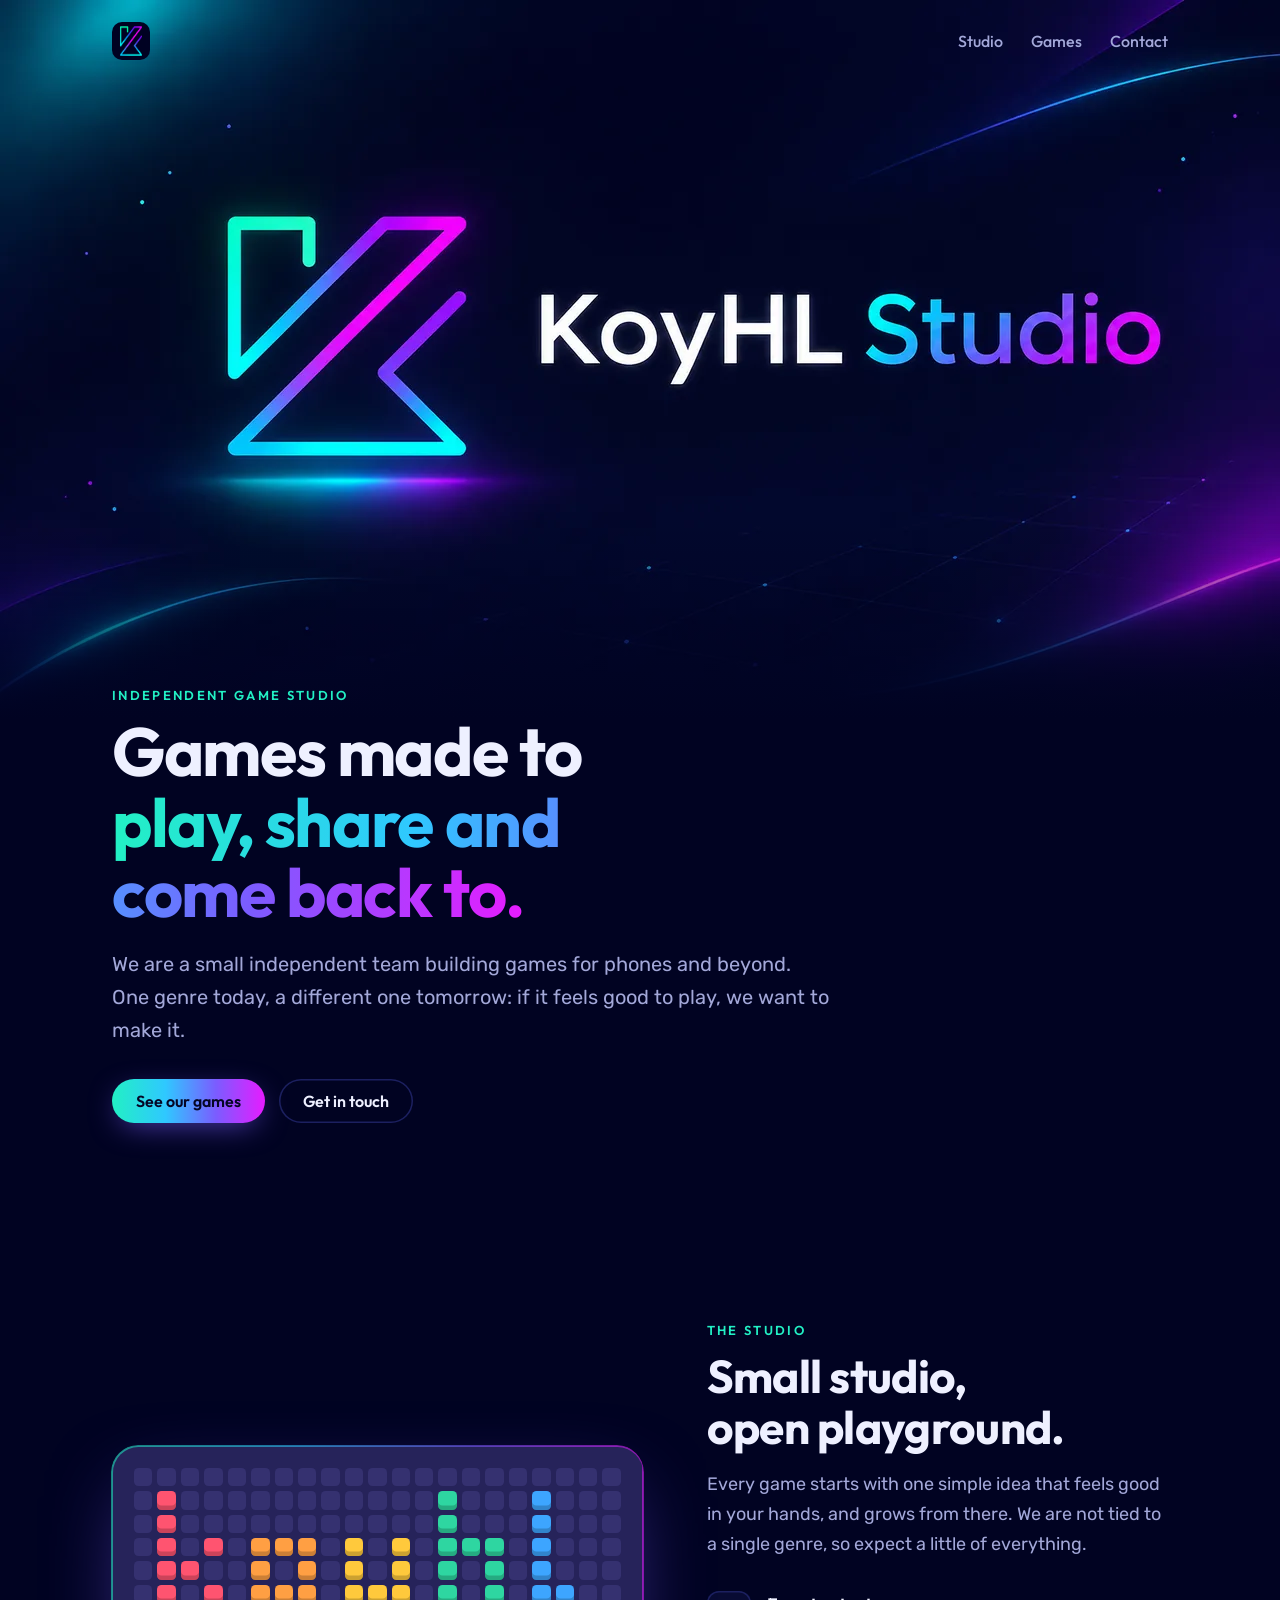
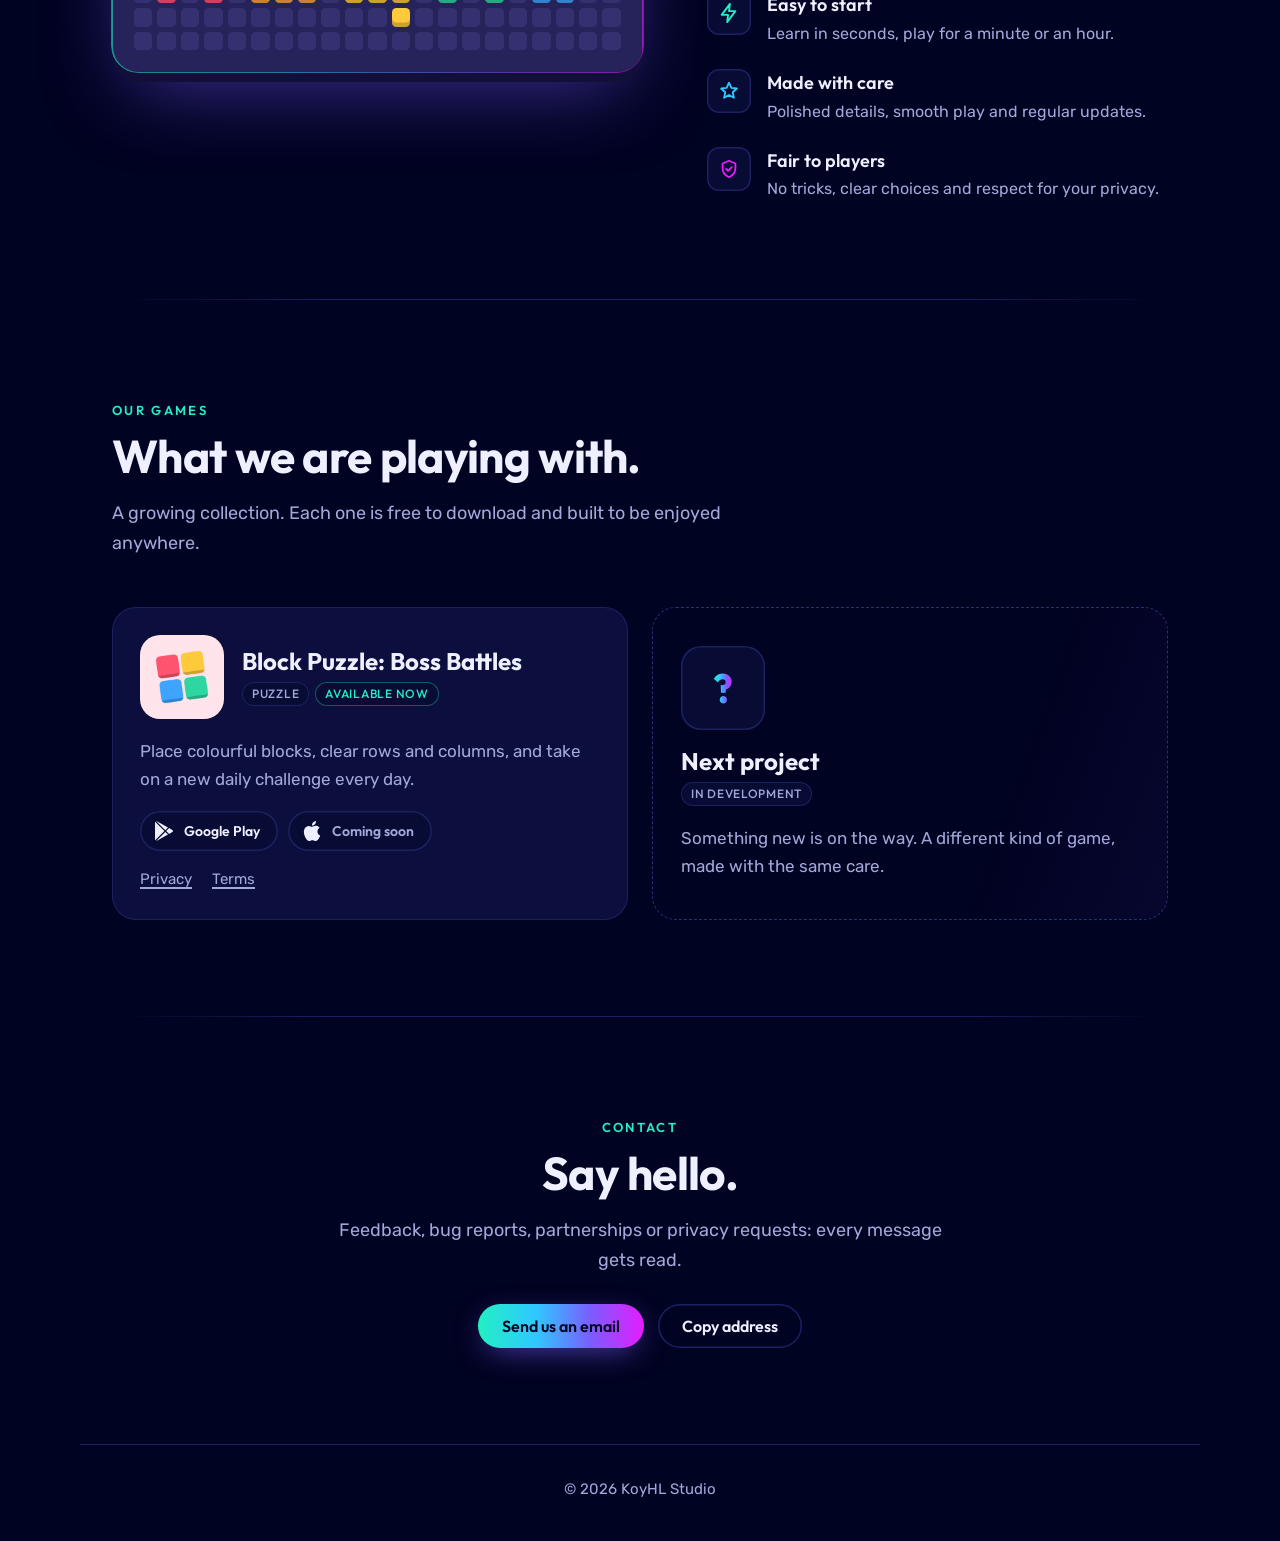
<file: index.html>
<!doctype html>
<html lang="en">
  <head>
    <meta charset="utf-8" />
    <meta name="viewport" content="width=device-width, initial-scale=1" />
    <title>KoyHL Studio</title>
    <meta name="description" content="KoyHL Studio is an independent game studio making games for phones and beyond." />
    <meta name="theme-color" content="#010322" />
    <meta property="og:title" content="KoyHL Studio" />
    <meta property="og:description" content="An independent game studio making games for phones and beyond." />
    <meta property="og:image" content="https://koyhl.github.io/assets/brand/hero-1600.jpg" />
    <meta property="og:type" content="website" />
    <link rel="icon" type="image/png" href="/assets/brand/favicon.png" />
    <link rel="apple-touch-icon" href="/assets/brand/apple-touch-icon.png" />
    <link rel="preconnect" href="https://fonts.googleapis.com" />
    <link rel="preconnect" href="https://fonts.gstatic.com" crossorigin />
    <link
      rel="stylesheet"
      href="https://fonts.googleapis.com/css2?family=Outfit:wght@500;600;700&family=Rubik:wght@400;500&display=swap"
    />
    <link rel="stylesheet" href="/assets/site.css" />
    <script>
      document.documentElement.classList.add("js");
    </script>
  </head>
  <body>
    <header class="top" id="top">
      <div class="wrap top-inner">
        <a class="brand" href="/" aria-label="KoyHL Studio home"
          ><img src="/assets/brand/mark.png" alt="" width="38" height="38"
        /></a>
        <nav aria-label="Main">
          <a href="#studio">Studio</a>
          <a href="#games">Games</a>
          <a href="#contact">Contact</a>
        </nav>
      </div>
    </header>

    <main>
      <div class="hero">
        <picture>
          <source
            type="image/webp"
            srcset="/assets/brand/hero-1280.webp 1280w, /assets/brand/hero-2400.webp 2400w"
            sizes="100vw"
          />
          <img src="/assets/brand/hero-1600.jpg" alt="KoyHL Studio" width="1600" height="900" fetchpriority="high" />
        </picture>
      </div>

      <div class="wrap intro">
        <p class="eyebrow">Independent game studio</p>
        <h1>Games made to <span class="glow">play, share and come back to.</span></h1>
        <p class="lede">
          We are a small independent team building games for phones and beyond. One genre today, a different one
          tomorrow: if it feels good to play, we want to make it.
        </p>
        <div class="cta">
          <a class="button primary" href="#games">See our games</a>
          <a class="button ghost" href="#contact">Get in touch</a>
        </div>
      </div>

      <section class="wrap" id="studio" aria-labelledby="studio-title">
        <div class="studio-grid">
          <figure class="screen reveal" aria-hidden="true">
            <div class="board" id="wordmark">
              <i></i><i></i><i></i><i></i><i></i><i></i><i></i><i></i><i></i><i></i><i></i><i></i><i></i><i></i><i></i
              ><i></i><i></i><i></i><i></i><i></i><i></i> <i></i><i class="b coral" style="--n: 0"></i><i></i><i></i
              ><i></i><i></i><i></i><i></i><i></i><i></i><i></i><i></i><i></i><i class="b mint" style="--n: 3"></i
              ><i></i><i></i><i></i><i class="b sky" style="--n: 4"></i><i></i><i></i><i></i> <i></i
              ><i class="b coral" style="--n: 0"></i><i></i><i></i><i></i><i></i><i></i><i></i><i></i><i></i><i></i
              ><i></i><i></i><i class="b mint" style="--n: 3"></i><i></i><i></i><i></i
              ><i class="b sky" style="--n: 4"></i><i></i><i></i><i></i> <i></i><i class="b coral" style="--n: 0"></i
              ><i></i><i class="b coral" style="--n: 0"></i><i></i><i class="b orange" style="--n: 1"></i
              ><i class="b orange" style="--n: 1"></i><i class="b orange" style="--n: 1"></i><i></i
              ><i class="b yellow" style="--n: 2"></i><i></i><i class="b yellow" style="--n: 2"></i><i></i
              ><i class="b mint" style="--n: 3"></i><i class="b mint" style="--n: 3"></i
              ><i class="b mint" style="--n: 3"></i><i></i><i class="b sky" style="--n: 4"></i><i></i><i></i><i></i>
              <i></i><i class="b coral" style="--n: 0"></i><i class="b coral" style="--n: 0"></i><i></i><i></i
              ><i class="b orange" style="--n: 1"></i><i></i><i class="b orange" style="--n: 1"></i><i></i
              ><i class="b yellow" style="--n: 2"></i><i></i><i class="b yellow" style="--n: 2"></i><i></i
              ><i class="b mint" style="--n: 3"></i><i></i><i class="b mint" style="--n: 3"></i><i></i
              ><i class="b sky" style="--n: 4"></i><i></i><i></i><i></i> <i></i><i class="b coral" style="--n: 0"></i
              ><i></i><i class="b coral" style="--n: 0"></i><i></i><i class="b orange" style="--n: 1"></i
              ><i class="b orange" style="--n: 1"></i><i class="b orange" style="--n: 1"></i><i></i
              ><i class="b yellow" style="--n: 2"></i><i class="b yellow" style="--n: 2"></i
              ><i class="b yellow" style="--n: 2"></i><i></i><i class="b mint" style="--n: 3"></i><i></i
              ><i class="b mint" style="--n: 3"></i><i></i><i class="b sky" style="--n: 4"></i
              ><i class="b sky" style="--n: 4"></i><i></i><i></i> <i></i><i></i><i></i><i></i><i></i><i></i><i></i
              ><i></i><i></i><i></i><i></i><i class="b yellow" style="--n: 2"></i><i></i><i></i><i></i><i></i><i></i
              ><i></i><i></i><i></i><i></i> <i></i><i></i><i></i><i></i><i></i><i></i><i></i><i></i><i></i><i></i><i></i
              ><i></i><i></i><i></i><i></i><i></i><i></i><i></i><i></i><i></i><i></i>
            </div>
          </figure>
          <div class="reveal">
            <p class="eyebrow">The studio</p>
            <h2 id="studio-title">Small studio, open playground.</h2>
            <p class="section-lede" style="margin-bottom: 0">
              Every game starts with one simple idea that feels good in your hands, and grows from there. We are not
              tied to a single genre, so expect a little of everything.
            </p>
            <ul class="values">
              <li>
                <span class="dot"
                  ><svg
                    viewBox="0 0 24 24"
                    fill="none"
                    stroke="#22f0c4"
                    stroke-width="2"
                    stroke-linecap="round"
                    stroke-linejoin="round"
                  >
                    <path d="M13 2 4 14h7l-1 8 9-12h-7z" /></svg
                ></span>
                <div>
                  <h3>Easy to start</h3>
                  <p>Learn in seconds, play for a minute or an hour.</p>
                </div>
              </li>
              <li>
                <span class="dot"
                  ><svg
                    viewBox="0 0 24 24"
                    fill="none"
                    stroke="#2fc8ff"
                    stroke-width="2"
                    stroke-linecap="round"
                    stroke-linejoin="round"
                  >
                    <path d="M12 3l2.6 5.6 6 .7-4.5 4.1 1.2 6L12 16.4 6.7 19.4l1.2-6L3.4 9.3l6-.7z" /></svg
                ></span>
                <div>
                  <h3>Made with care</h3>
                  <p>Polished details, smooth play and regular updates.</p>
                </div>
              </li>
              <li>
                <span class="dot"
                  ><svg
                    viewBox="0 0 24 24"
                    fill="none"
                    stroke="#e61cff"
                    stroke-width="2"
                    stroke-linecap="round"
                    stroke-linejoin="round"
                  >
                    <path d="M12 3 5 6v5c0 4.5 3 8.3 7 10 4-1.7 7-5.5 7-10V6z" />
                    <path d="m9 12 2 2 4-4" /></svg
                ></span>
                <div>
                  <h3>Fair to players</h3>
                  <p>No tricks, clear choices and respect for your privacy.</p>
                </div>
              </li>
            </ul>
          </div>
        </div>
      </section>

      <section class="wrap" id="games" aria-labelledby="games-title">
        <p class="eyebrow">Our games</p>
        <h2 id="games-title">What we are playing with.</h2>
        <p class="section-lede">A growing collection. Each one is free to download and built to be enjoyed anywhere.</p>
        <div class="games">
          <article class="card reveal">
            <div class="card-head">
              <img
                src="/assets/games/blockpuzzle.png"
                alt="Block Puzzle: Boss Battles app icon"
                width="84"
                height="84"
              />
              <div>
                <h3>Block Puzzle: Boss Battles</h3>
                <div class="tags"><span class="tag">Puzzle</span><span class="tag live">Available now</span></div>
              </div>
            </div>
            <p>Place colourful blocks, clear rows and columns, and take on a new daily challenge every day.</p>
            <div class="card-foot">
              <div class="stores">
                <a
                  class="store"
                  href="https://play.google.com/store/apps/details?id=com.koyhl.blockpuzzle"
                  target="_blank"
                  rel="noopener"
                  aria-label="Get it on Google Play"
                  title="Google Play"
                  ><svg viewBox="0 0 24 24" aria-hidden="true">
                    <path
                      d="M22.018 13.298l-3.919 2.218-3.515-3.493 3.543-3.521 3.891 2.202a1.49 1.49 0 0 1 0 2.594zM1.337.924a1.486 1.486 0 0 0-.112.568v21.017c0 .217.045.419.124.6l11.155-11.087L1.337.924zm12.207 10.065l3.258-3.238L3.45.195a1.466 1.466 0 0 0-.946-.179l11.04 10.973zm0 2.067l-11 10.933c.298.036.612-.016.906-.183l13.324-7.54-3.23-3.21z"
                    /></svg
                  ><span>Google Play</span></a
                >
                <span class="store" aria-label="App Store: coming soon" title="App Store"
                  ><svg viewBox="0 0 24 24" aria-hidden="true">
                    <path
                      d="M12.152 6.896c-.948 0-2.415-1.078-3.96-1.04-2.04.027-3.91 1.183-4.961 3.014-2.117 3.675-.546 9.103 1.519 12.09 1.013 1.454 2.208 3.09 3.792 3.039 1.52-.065 2.09-.987 3.935-.987 1.831 0 2.35.987 3.96.948 1.637-.026 2.676-1.48 3.676-2.948 1.156-1.688 1.636-3.325 1.662-3.415-.039-.013-3.182-1.221-3.22-4.857-.026-3.04 2.48-4.494 2.597-4.559-1.429-2.09-3.623-2.324-4.39-2.376-2-.156-3.675 1.09-4.61 1.09zM15.53 3.83c.843-1.012 1.4-2.427 1.245-3.83-1.207.052-2.662.805-3.532 1.818-.78.896-1.454 2.338-1.273 3.714 1.338.104 2.715-.688 3.559-1.701"
                    /></svg
                  ><span>Coming soon</span></span
                >
              </div>
              <div class="links">
                <a href="/privacy/blockpuzzle/" target="_blank" rel="noopener">Privacy</a>
                <a href="/terms/blockpuzzle/" target="_blank" rel="noopener">Terms</a>
              </div>
            </div>
          </article>
          <article class="card next reveal">
            <div class="slot" aria-hidden="true"><span>?</span></div>
            <div>
              <h3>Next project</h3>
              <div class="tags"><span class="tag">In development</span></div>
            </div>
            <p>Something new is on the way. A different kind of game, made with the same care.</p>
          </article>
        </div>
      </section>

      <section class="wrap contact" id="contact" aria-labelledby="contact-title">
        <p class="eyebrow">Contact</p>
        <h2 id="contact-title">Say hello.</h2>
        <p class="section-lede">Feedback, bug reports, partnerships or privacy requests: every message gets read.</p>
        <div class="cta">
          <a class="button primary" href="#contact" data-mail-user="xuantv199x" data-mail-domain="gmail.com">Send us an email</a>
          <button class="button ghost" type="button" data-mail-copy data-mail-user="xuantv199x" data-mail-domain="gmail.com">
            Copy address
          </button>
        </div>
      </section>
    </main>

    <footer class="wrap">
      <span>&copy; 2026 KoyHL Studio</span>
    </footer>

    <a class="to-top" href="#" id="to-top" aria-label="Back to top">
      <svg
        viewBox="0 0 24 24"
        fill="none"
        stroke="url(#neon)"
        stroke-width="2.4"
        stroke-linecap="round"
        stroke-linejoin="round"
        aria-hidden="true"
      >
        <defs>
          <linearGradient id="neon" x1="0" y1="1" x2="1" y2="0">
            <stop offset="0" stop-color="#22f0c4" />
            <stop offset="0.5" stop-color="#7b5cff" />
            <stop offset="1" stop-color="#e61cff" />
          </linearGradient>
        </defs>
        <path d="M12 19V5M5 12l7-7 7 7" />
      </svg>
    </a>

    <script src="/assets/site.js"></script>
  </body>
</html>
</file>
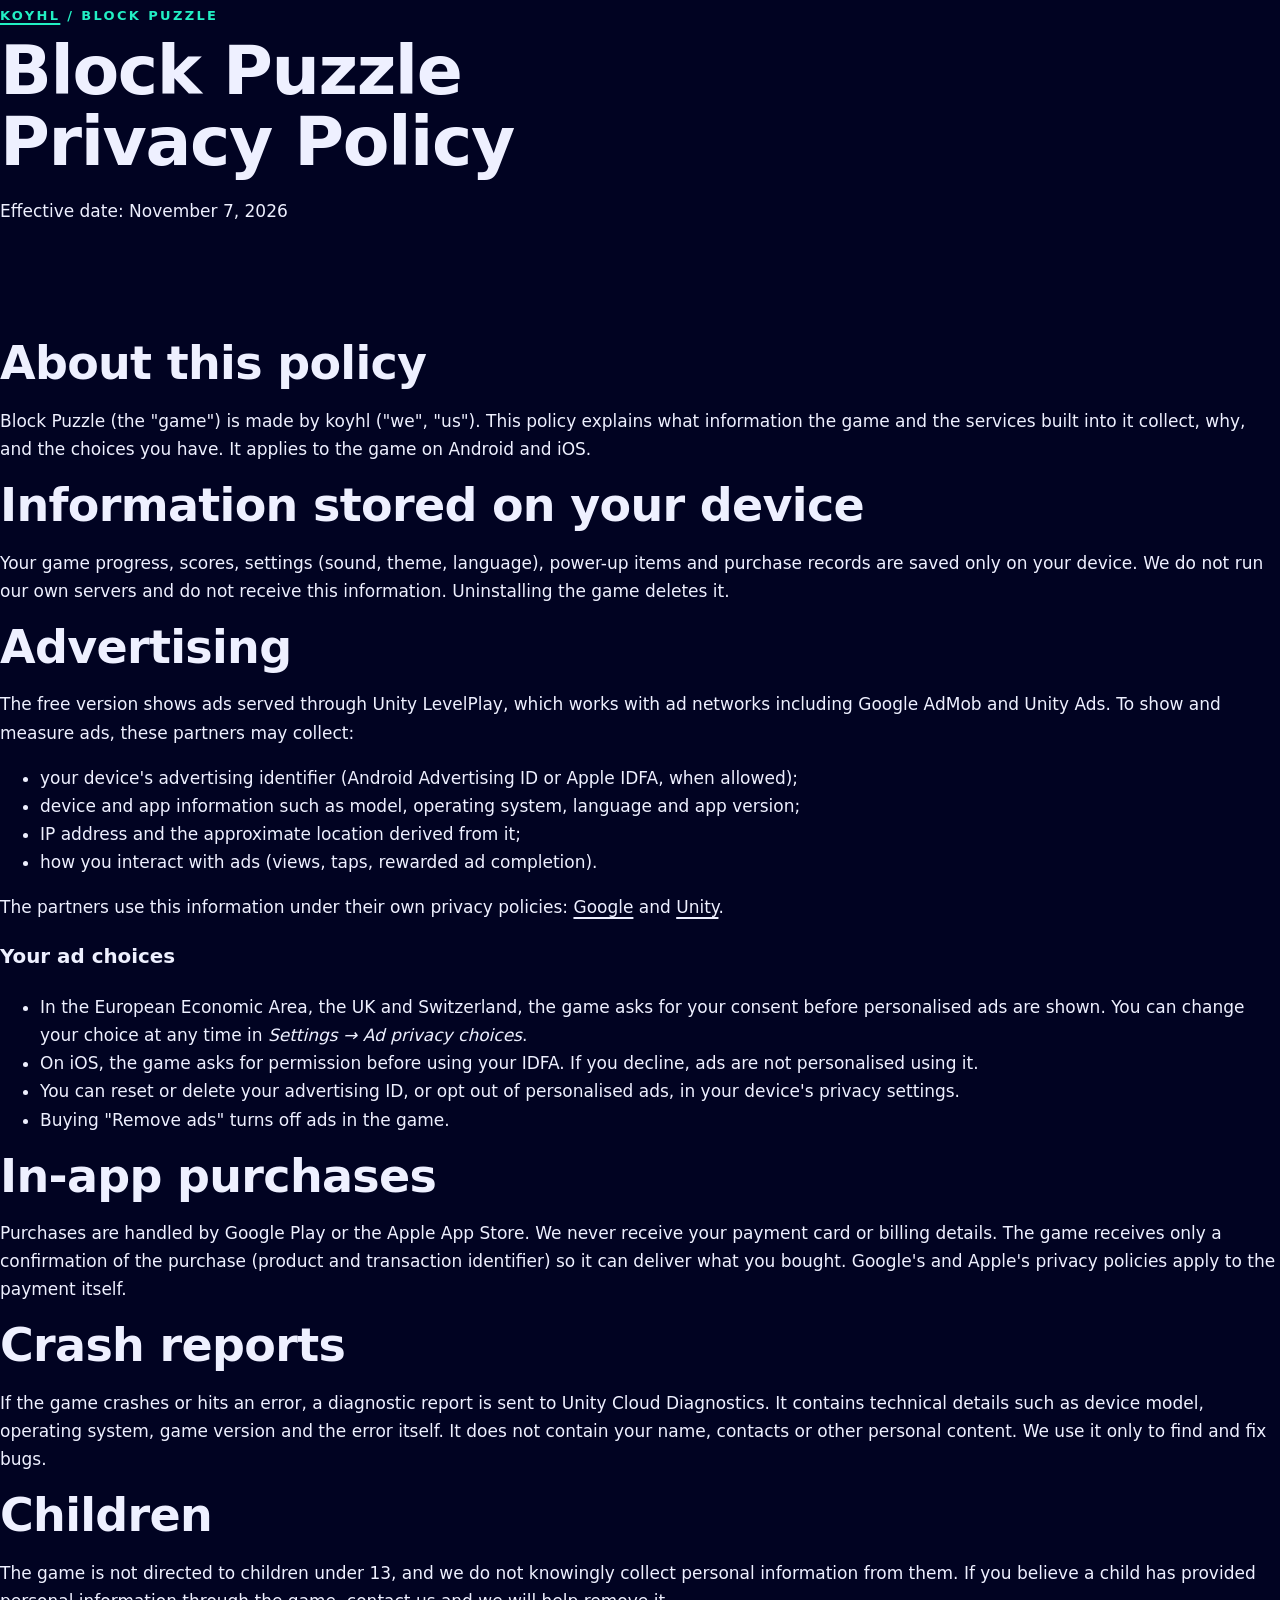
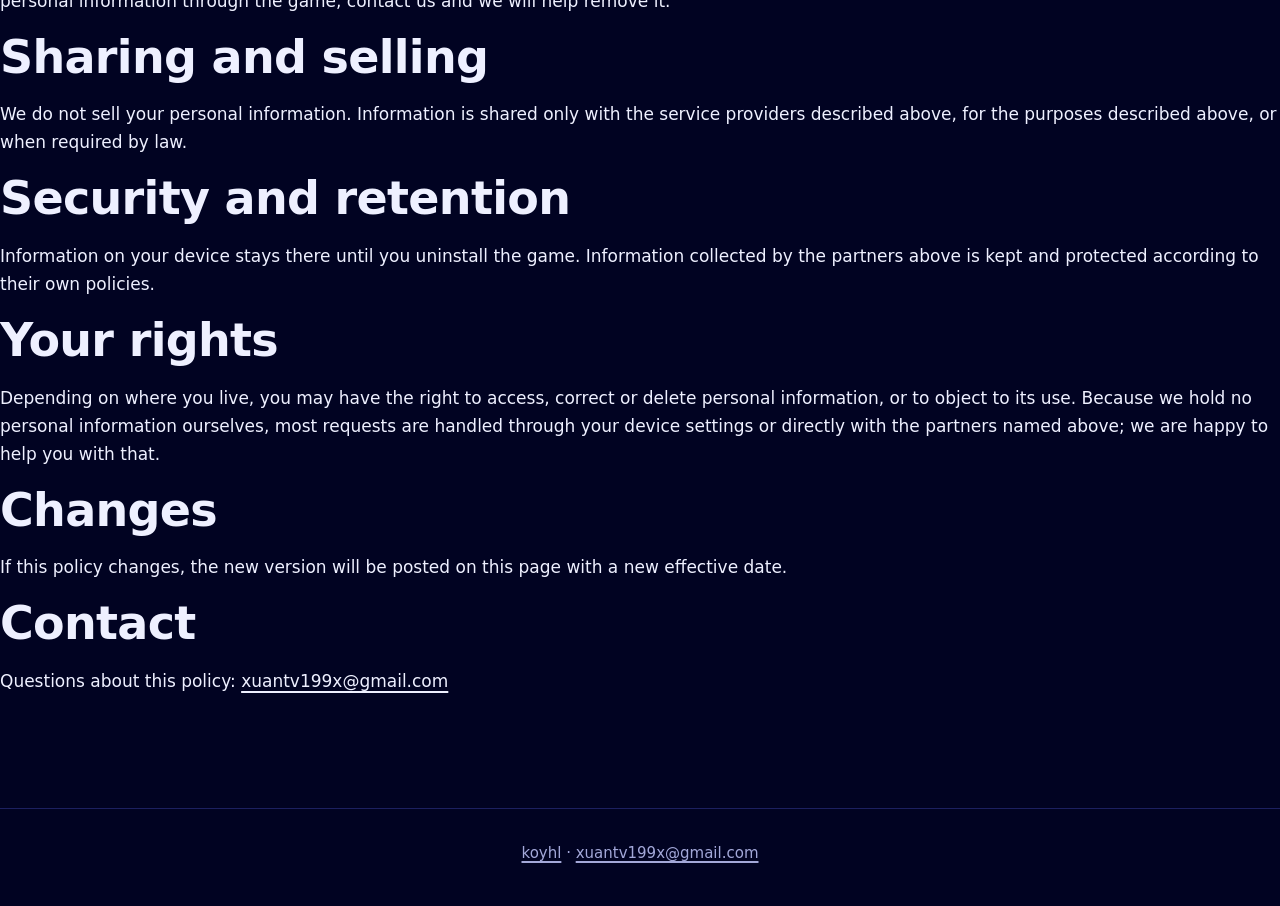
<file: blockpuzzle/privacy/index.html>
<!doctype html>
<html lang="en">
<head>
  <meta charset="utf-8">
  <meta name="viewport" content="width=device-width, initial-scale=1">
  <title>Block Puzzle Privacy</title>
  <meta name="description" content="Privacy policy for the Block Puzzle game by koyhl.">
  <link rel="stylesheet" href="/assets/site.css">
</head>
<body>
<main>
  <header>
    <p class="eyebrow"><a href="/">koyhl</a> / Block Puzzle</p>
    <h1>Block Puzzle Privacy Policy</h1>
    <p class="meta">Effective date: November 7, 2026</p>
  </header>

  <section class="policy">
    <h2>About this policy</h2>
    <p>Block Puzzle (the "game") is made by koyhl ("we", "us"). This policy explains what
      information the game and the services built into it collect, why, and the choices you have.
      It applies to the game on Android and iOS.</p>

    <h2>Information stored on your device</h2>
    <p>Your game progress, scores, settings (sound, theme, language), power-up items and purchase
      records are saved only on your device. We do not run our own servers and do not receive this
      information. Uninstalling the game deletes it.</p>

    <h2>Advertising</h2>
    <p>The free version shows ads served through Unity LevelPlay, which works with ad networks
      including Google AdMob and Unity Ads. To show and measure ads, these partners may collect:</p>
    <ul>
      <li>your device's advertising identifier (Android Advertising ID or Apple IDFA, when allowed);</li>
      <li>device and app information such as model, operating system, language and app version;</li>
      <li>IP address and the approximate location derived from it;</li>
      <li>how you interact with ads (views, taps, rewarded ad completion).</li>
    </ul>
    <p>The partners use this information under their own privacy policies:
      <a href="https://policies.google.com/technologies/partner-sites">Google</a> and
      <a href="https://unity.com/legal/game-player-and-app-user-privacy-policy">Unity</a>.</p>

    <h3>Your ad choices</h3>
    <ul>
      <li>In the European Economic Area, the UK and Switzerland, the game asks for your consent
        before personalised ads are shown. You can change your choice at any time in
        <em>Settings &rarr; Ad privacy choices</em>.</li>
      <li>On iOS, the game asks for permission before using your IDFA. If you decline, ads are not
        personalised using it.</li>
      <li>You can reset or delete your advertising ID, or opt out of personalised ads, in your
        device's privacy settings.</li>
      <li>Buying "Remove ads" turns off ads in the game.</li>
    </ul>

    <h2>In-app purchases</h2>
    <p>Purchases are handled by Google Play or the Apple App Store. We never receive your payment
      card or billing details. The game receives only a confirmation of the purchase (product and
      transaction identifier) so it can deliver what you bought. Google's and Apple's privacy
      policies apply to the payment itself.</p>

    <h2>Crash reports</h2>
    <p>If the game crashes or hits an error, a diagnostic report is sent to Unity Cloud Diagnostics.
      It contains technical details such as device model, operating system, game version and the
      error itself. It does not contain your name, contacts or other personal content. We use it
      only to find and fix bugs.</p>

    <h2>Children</h2>
    <p>The game is not directed to children under 13, and we do not knowingly collect personal
      information from them. If you believe a child has provided personal information through the
      game, contact us and we will help remove it.</p>

    <h2>Sharing and selling</h2>
    <p>We do not sell your personal information. Information is shared only with the service
      providers described above, for the purposes described above, or when required by law.</p>

    <h2>Security and retention</h2>
    <p>Information on your device stays there until you uninstall the game. Information collected by
      the partners above is kept and protected according to their own policies.</p>

    <h2>Your rights</h2>
    <p>Depending on where you live, you may have the right to access, correct or delete personal
      information, or to object to its use. Because we hold no personal information ourselves, most
      requests are handled through your device settings or directly with the partners named above;
      we are happy to help you with that.</p>

    <h2>Changes</h2>
    <p>If this policy changes, the new version will be posted on this page with a new effective
      date.</p>

    <h2>Contact</h2>
    <p>Questions about this policy: <a href="mailto:xuantv199x@gmail.com">xuantv199x@gmail.com</a></p>
  </section>

  <footer><a href="/">koyhl</a> &middot; <a href="mailto:xuantv199x@gmail.com">xuantv199x@gmail.com</a></footer>
</main>
</body>
</html>
</file>
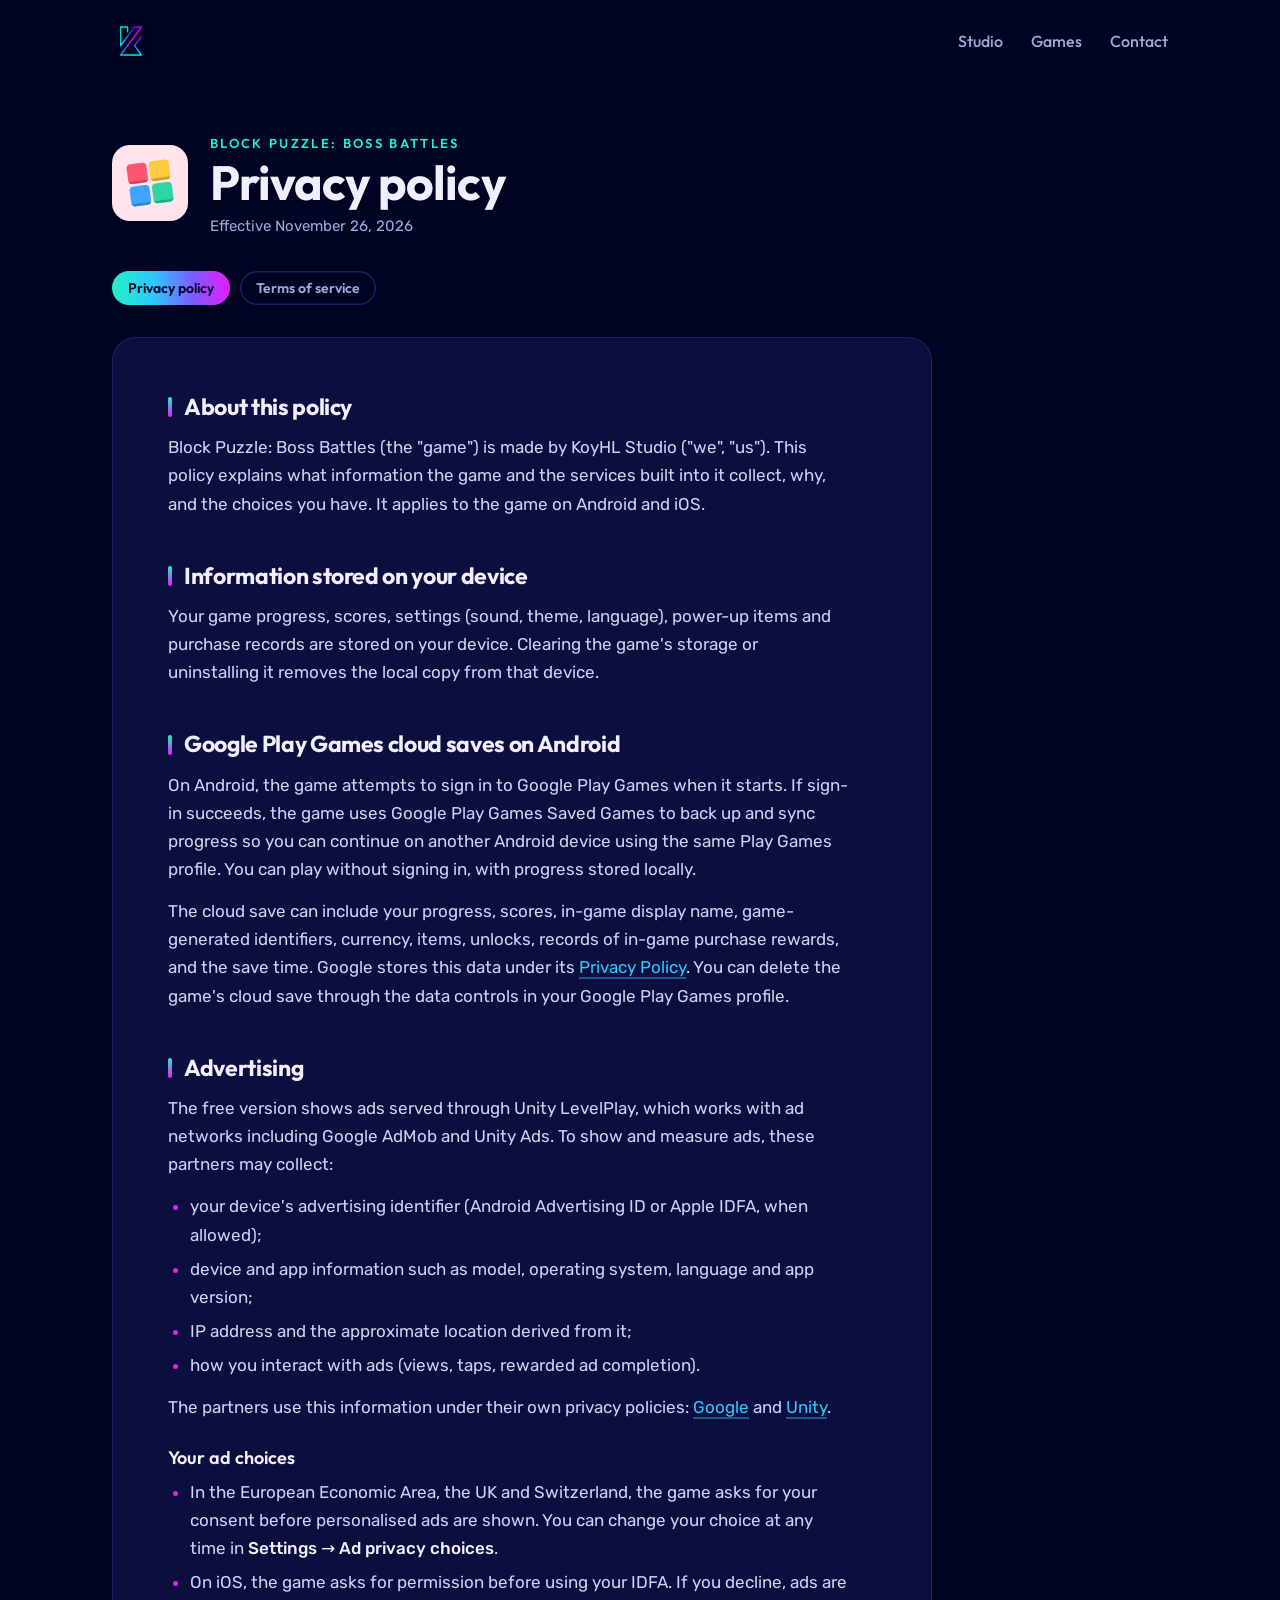
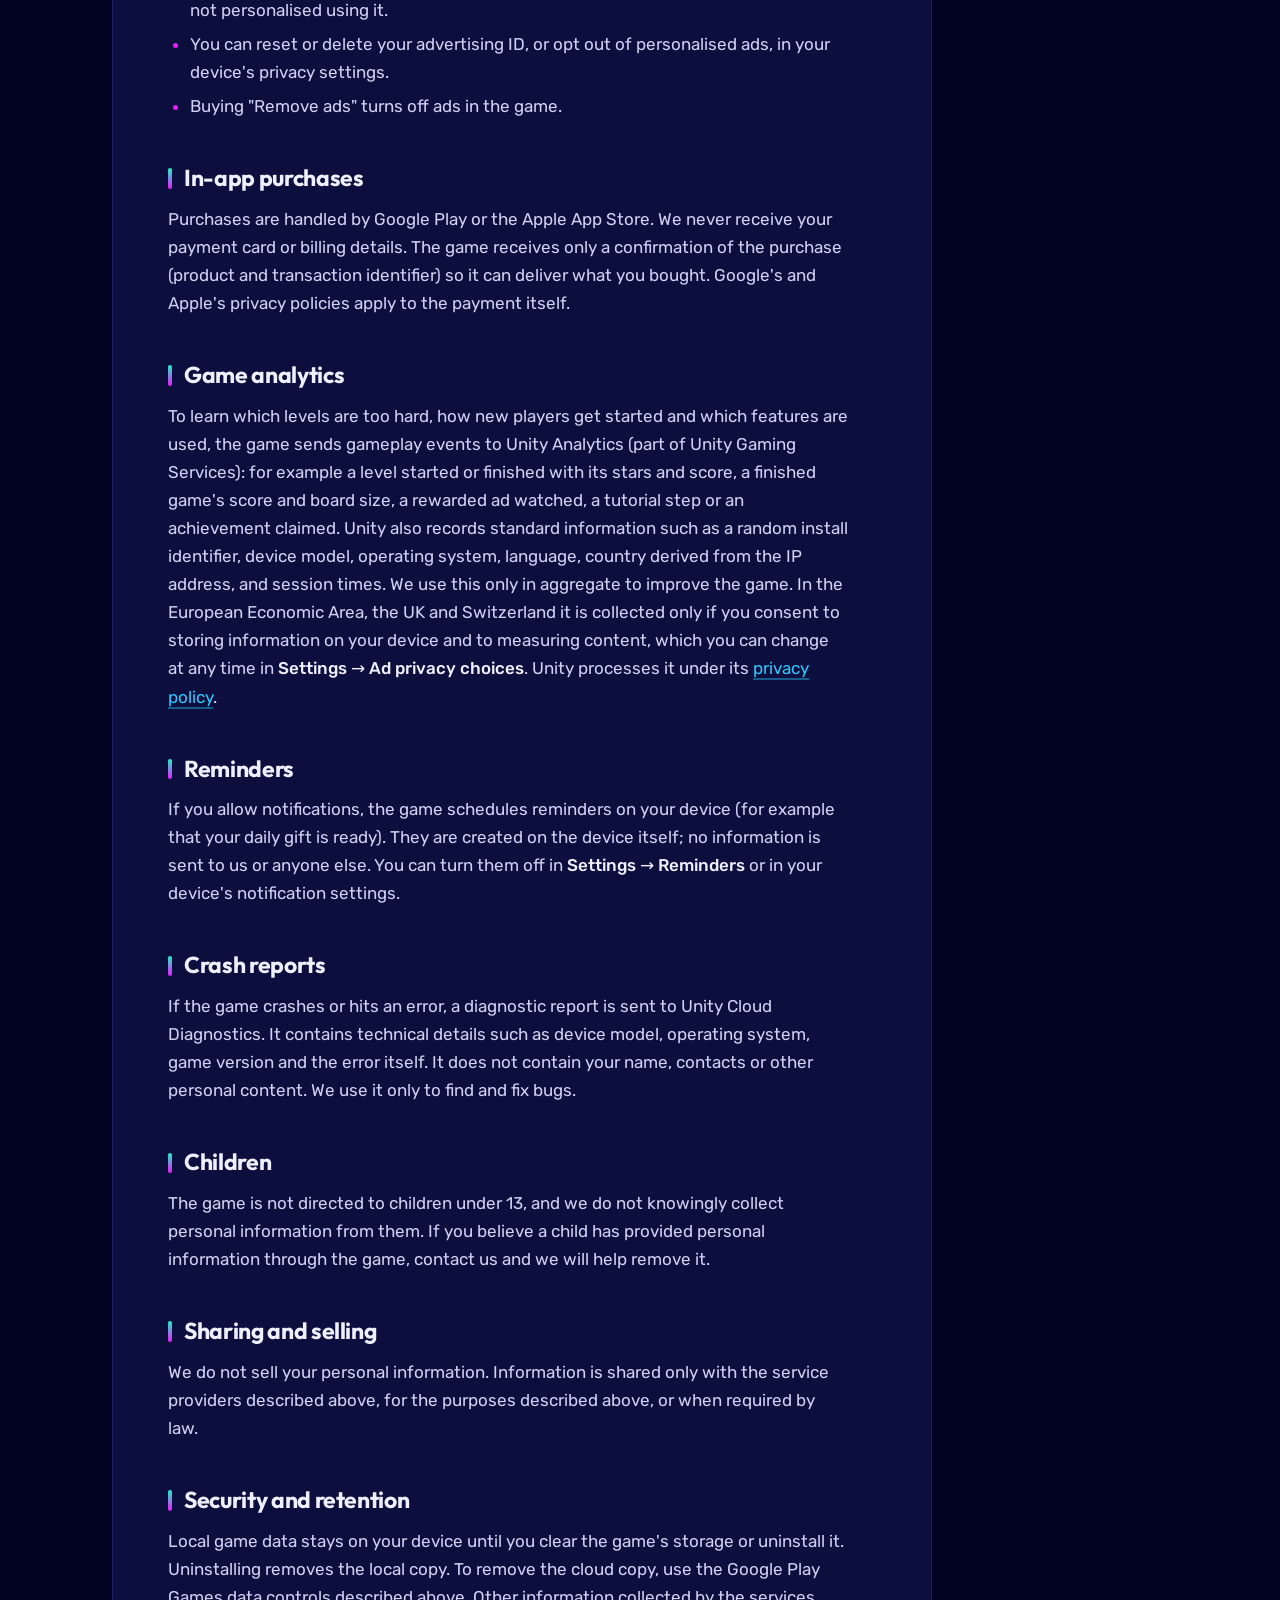
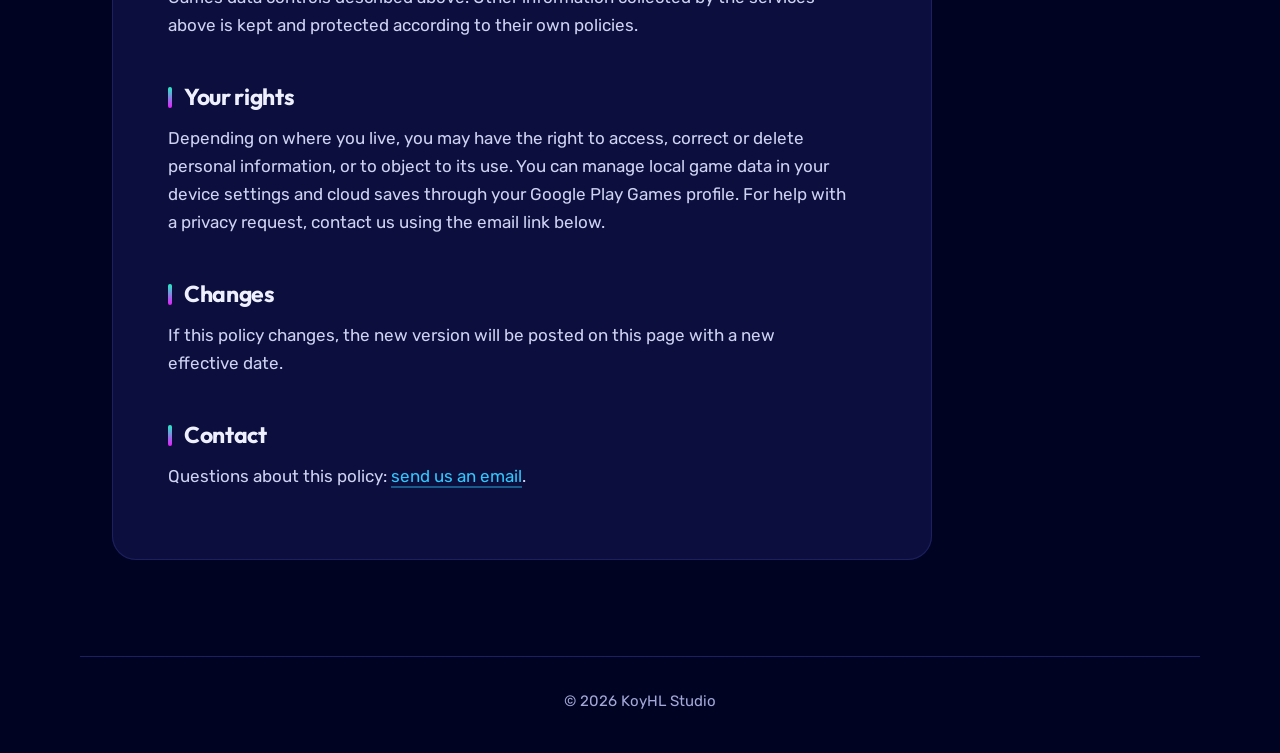
<file: privacy/blockpuzzle/index.html>
<!doctype html>
<html lang="en">
  <head>
    <meta charset="utf-8" />
    <meta name="viewport" content="width=device-width, initial-scale=1" />
    <title>Block Puzzle: Boss Battles Privacy</title>
    <meta name="description" content="Privacy policy for Block Puzzle: Boss Battles by KoyHL Studio." />
    <meta name="theme-color" content="#010322" />
    <link rel="icon" type="image/png" href="/assets/brand/favicon.png" />
    <link rel="apple-touch-icon" href="/assets/brand/apple-touch-icon.png" />
    <link rel="preconnect" href="https://fonts.googleapis.com" />
    <link rel="preconnect" href="https://fonts.gstatic.com" crossorigin />
    <link
      rel="stylesheet"
      href="https://fonts.googleapis.com/css2?family=Outfit:wght@500;600;700&family=Rubik:wght@400;500&display=swap"
    />
    <link rel="stylesheet" href="/assets/site.css" />
    <script>
      document.documentElement.classList.add("js");
    </script>
  </head>
  <body>
    <header class="top" id="top">
      <div class="wrap top-inner">
        <a class="brand" href="/" aria-label="KoyHL Studio home"
          ><img src="/assets/brand/mark.png" alt="" width="38" height="38"
        /></a>
        <nav aria-label="Main">
          <a href="/#studio">Studio</a>
          <a href="/#games">Games</a>
          <a href="/#contact">Contact</a>
        </nav>
      </div>
    </header>

    <main>
      <div class="wrap doc-head">
        <img src="/assets/games/blockpuzzle.png" alt="Block Puzzle: Boss Battles app icon" width="76" height="76" />
        <div>
          <p class="eyebrow">Block Puzzle: Boss Battles</p>
          <h1>Privacy policy</h1>
          <p class="date">Effective November 26, 2026</p>
        </div>
      </div>
      <nav class="wrap doc-tabs" aria-label="Block Puzzle: Boss Battles documents">
        <a href="/privacy/blockpuzzle/" aria-current="page">Privacy policy</a>
        <a href="/terms/blockpuzzle/">Terms of service</a>
      </nav>

      <div class="wrap doc-body">
        <article class="doc">
          <h2>About this policy</h2>
          <p>
            Block Puzzle: Boss Battles (the "game") is made by KoyHL Studio ("we", "us"). This policy explains what
            information the game and the services built into it collect, why, and the choices you have. It applies to
            the game on Android and iOS.
          </p>

          <h2>Information stored on your device</h2>
          <p>
            Your game progress, scores, settings (sound, theme, language), power-up items and purchase records are
            stored on your device. Clearing the game's storage or uninstalling it removes the local copy from that
            device.
          </p>

          <h2>Google Play Games cloud saves on Android</h2>
          <p>
            On Android, the game attempts to sign in to Google Play Games when it starts. If sign-in succeeds, the game
            uses Google Play Games Saved Games to back up and sync progress so you can continue on another Android
            device using the same Play Games profile. You can play without signing in, with progress stored locally.
          </p>
          <p>
            The cloud save can include your progress, scores, in-game display name, game-generated identifiers,
            currency, items, unlocks, records of in-game purchase rewards, and the save time. Google stores this data
            under its <a href="https://policies.google.com/privacy">Privacy Policy</a>. You can delete the game's cloud
            save through the data controls in your Google Play Games profile.
          </p>

          <h2>Advertising</h2>
          <p>
            The free version shows ads served through Unity LevelPlay, which works with ad networks including Google
            AdMob and Unity Ads. To show and measure ads, these partners may collect:
          </p>
          <ul>
            <li>your device's advertising identifier (Android Advertising ID or Apple IDFA, when allowed);</li>
            <li>device and app information such as model, operating system, language and app version;</li>
            <li>IP address and the approximate location derived from it;</li>
            <li>how you interact with ads (views, taps, rewarded ad completion).</li>
          </ul>
          <p>
            The partners use this information under their own privacy policies:
            <a href="https://policies.google.com/technologies/partner-sites">Google</a> and
            <a href="https://unity.com/legal/game-player-and-app-user-privacy-policy">Unity</a>.
          </p>

          <h3>Your ad choices</h3>
          <ul>
            <li>
              In the European Economic Area, the UK and Switzerland, the game asks for your consent before personalised
              ads are shown. You can change your choice at any time in <em>Settings &rarr; Ad privacy choices</em>.
            </li>
            <li>
              On iOS, the game asks for permission before using your IDFA. If you decline, ads are not personalised
              using it.
            </li>
            <li>
              You can reset or delete your advertising ID, or opt out of personalised ads, in your device's privacy
              settings.
            </li>
            <li>Buying "Remove ads" turns off ads in the game.</li>
          </ul>

          <h2>In-app purchases</h2>
          <p>
            Purchases are handled by Google Play or the Apple App Store. We never receive your payment card or billing
            details. The game receives only a confirmation of the purchase (product and transaction identifier) so it
            can deliver what you bought. Google's and Apple's privacy policies apply to the payment itself.
          </p>

          <h2>Game analytics</h2>
          <p>
            To learn which levels are too hard, how new players get started and which features are used, the game sends
            gameplay events to Unity Analytics (part of Unity Gaming Services): for example a level started or finished
            with its stars and score, a finished game's score and board size, a rewarded ad watched, a tutorial step or
            an achievement claimed. Unity also records standard information such as a random install identifier, device
            model, operating system, language, country derived from the IP address, and session times. We use this only
            in aggregate to improve the game. In the European Economic Area, the UK and Switzerland it is collected only
            if you consent to storing information on your device and to measuring content, which you can change at any
            time in <em>Settings &rarr; Ad privacy choices</em>. Unity processes it under its
            <a href="https://unity.com/legal/game-player-and-app-user-privacy-policy">privacy policy</a>.
          </p>

          <h2>Reminders</h2>
          <p>
            If you allow notifications, the game schedules reminders on your device (for example that your daily gift is
            ready). They are created on the device itself; no information is sent to us or anyone else. You can turn
            them off in <em>Settings &rarr; Reminders</em> or in your device's notification settings.
          </p>

          <h2>Crash reports</h2>
          <p>
            If the game crashes or hits an error, a diagnostic report is sent to Unity Cloud Diagnostics. It contains
            technical details such as device model, operating system, game version and the error itself. It does not
            contain your name, contacts or other personal content. We use it only to find and fix bugs.
          </p>

          <h2>Children</h2>
          <p>
            The game is not directed to children under 13, and we do not knowingly collect personal information from
            them. If you believe a child has provided personal information through the game, contact us and we will help
            remove it.
          </p>

          <h2>Sharing and selling</h2>
          <p>
            We do not sell your personal information. Information is shared only with the service providers described
            above, for the purposes described above, or when required by law.
          </p>

          <h2>Security and retention</h2>
          <p>
            Local game data stays on your device until you clear the game's storage or uninstall it. Uninstalling
            removes the local copy. To remove the cloud copy, use the Google Play Games data controls described above.
            Other information collected by the services above is kept and protected according to their own policies.
          </p>

          <h2>Your rights</h2>
          <p>
            Depending on where you live, you may have the right to access, correct or delete personal information, or to
            object to its use. You can manage local game data in your device settings and cloud saves through your
            Google Play Games profile. For help with a privacy request, contact us using the email link below.
          </p>

          <h2>Changes</h2>
          <p>If this policy changes, the new version will be posted on this page with a new effective date.</p>

          <h2>Contact</h2>
          <p>
            Questions about this policy:
            <a href="#" data-mail-user="xuantv199x" data-mail-domain="gmail.com">send us an email</a>.
          </p>
        </article>
      </div>
    </main>

    <footer class="wrap">
      <span>&copy; 2026 KoyHL Studio</span>
    </footer>

    <a class="to-top" href="#" id="to-top" aria-label="Back to top">
      <svg
        viewBox="0 0 24 24"
        fill="none"
        stroke="url(#neon)"
        stroke-width="2.4"
        stroke-linecap="round"
        stroke-linejoin="round"
        aria-hidden="true"
      >
        <defs>
          <linearGradient id="neon" x1="0" y1="1" x2="1" y2="0">
            <stop offset="0" stop-color="#22f0c4" />
            <stop offset="0.5" stop-color="#7b5cff" />
            <stop offset="1" stop-color="#e61cff" />
          </linearGradient>
        </defs>
        <path d="M12 19V5M5 12l7-7 7 7" />
      </svg>
    </a>

    <script src="/assets/site.js"></script>
  </body>
</html>
</file>
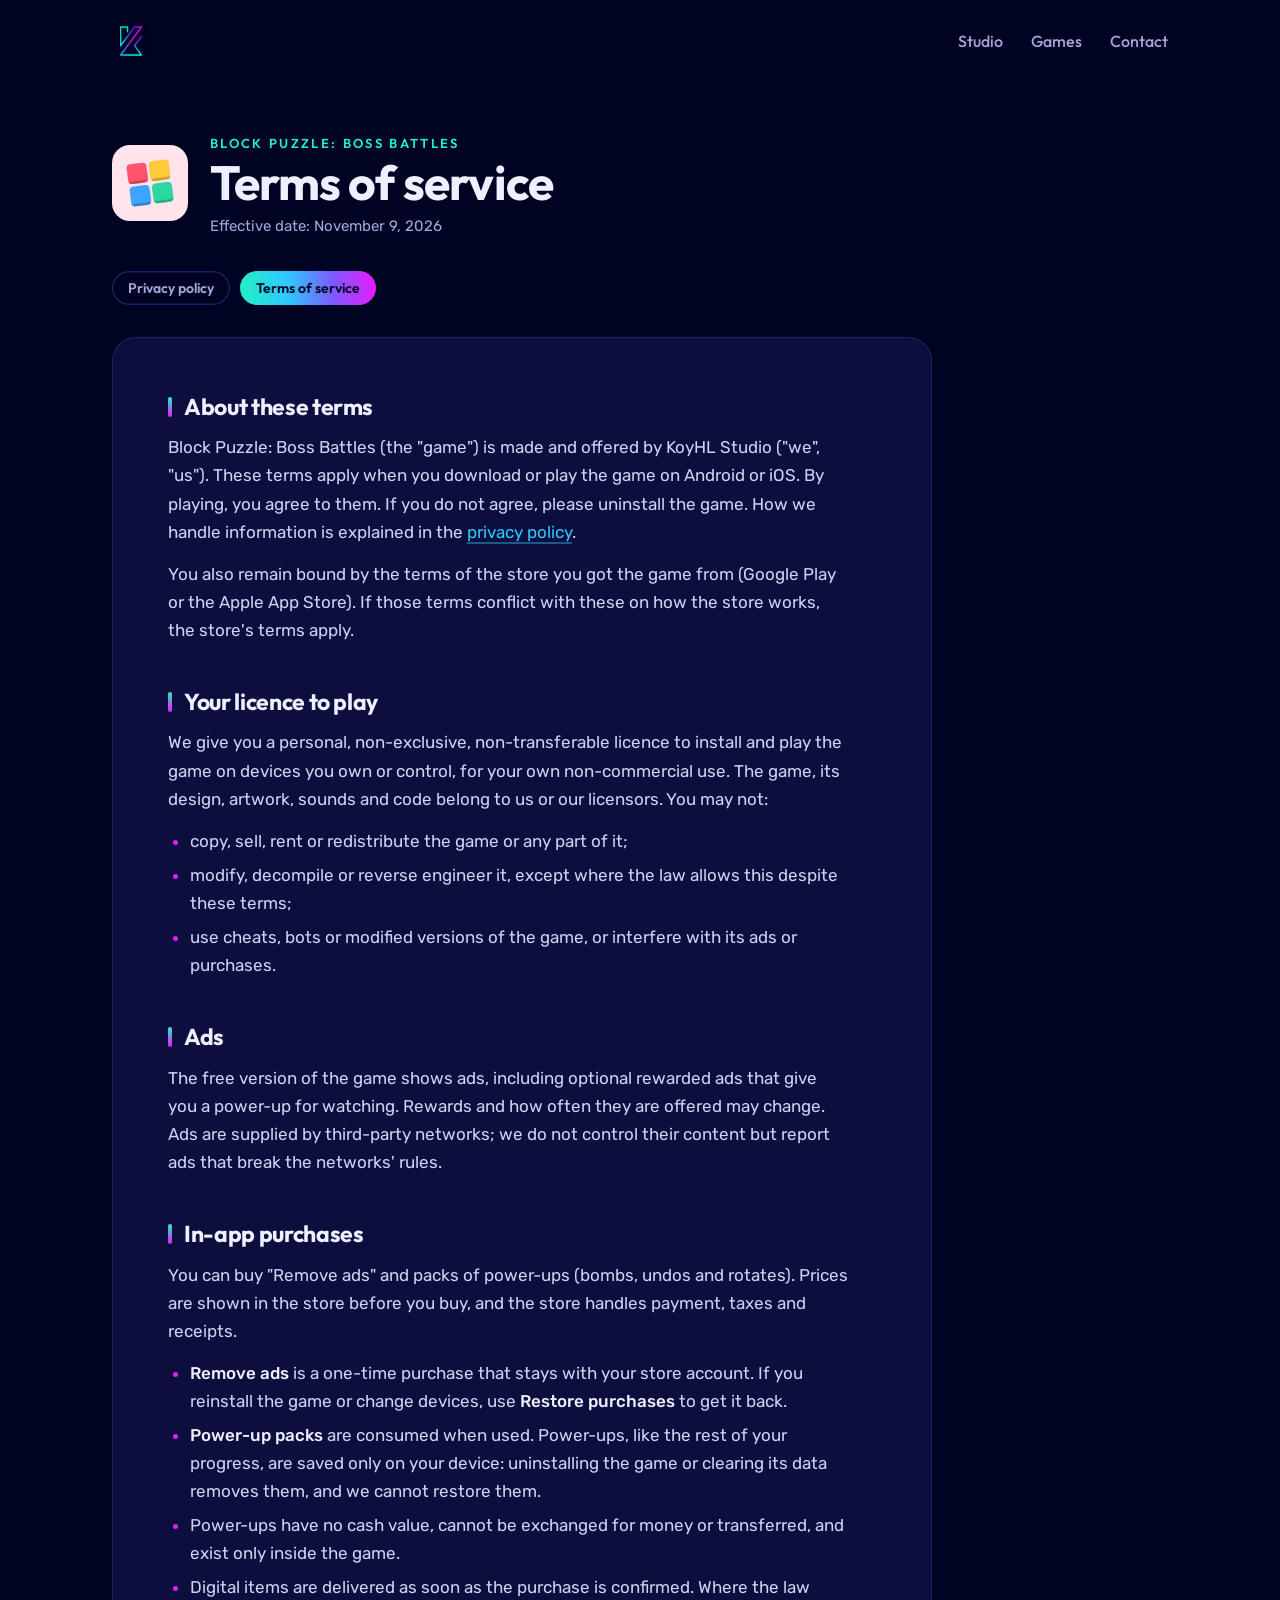
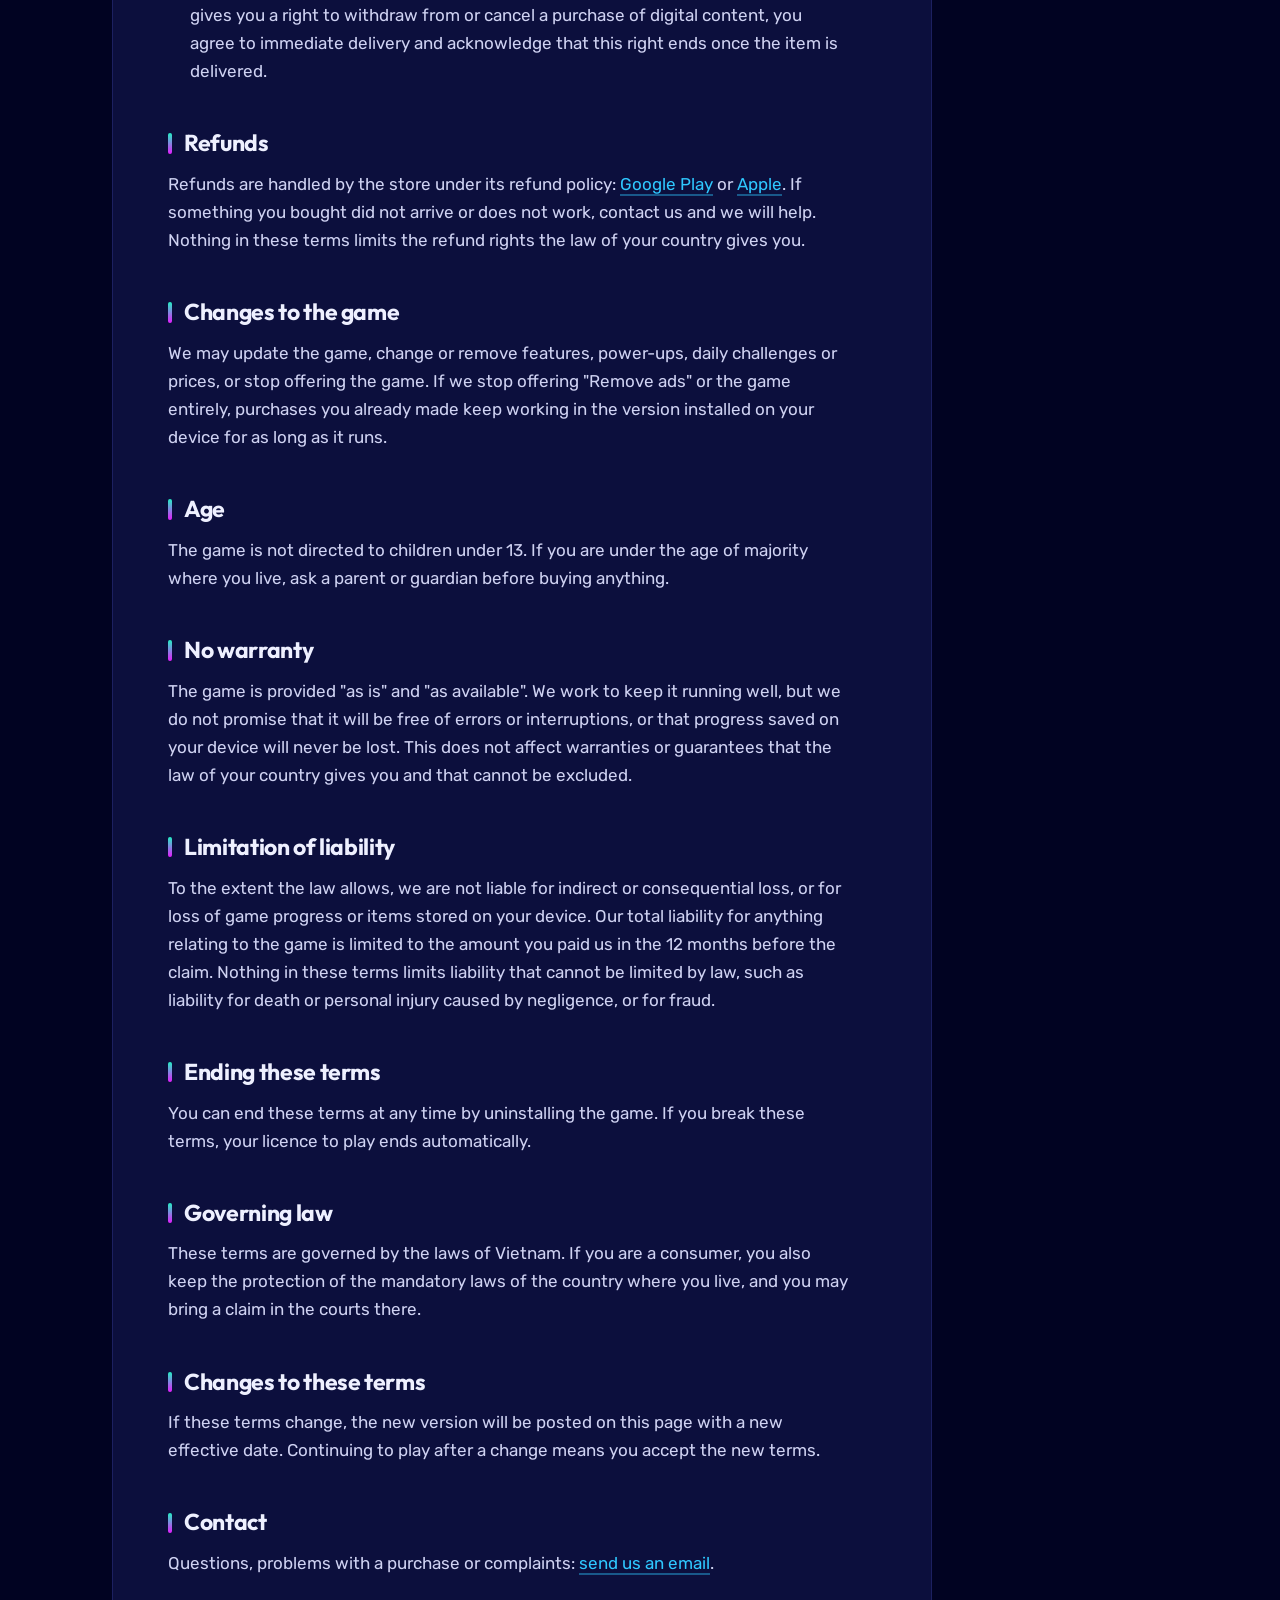
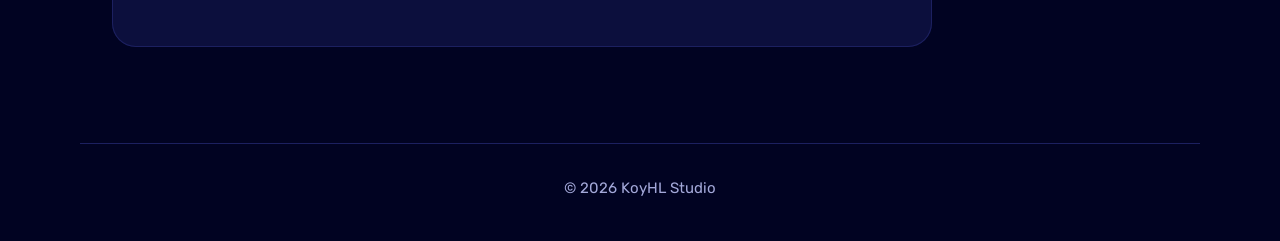
<file: terms/blockpuzzle/index.html>
<!doctype html>
<html lang="en">
  <head>
    <meta charset="utf-8" />
    <meta name="viewport" content="width=device-width, initial-scale=1" />
    <title>Block Puzzle: Boss Battles Terms</title>
    <meta name="description" content="Terms of service for Block Puzzle: Boss Battles by KoyHL Studio." />
    <meta name="theme-color" content="#010322" />
    <link rel="icon" type="image/png" href="/assets/brand/favicon.png" />
    <link rel="apple-touch-icon" href="/assets/brand/apple-touch-icon.png" />
    <link rel="preconnect" href="https://fonts.googleapis.com" />
    <link rel="preconnect" href="https://fonts.gstatic.com" crossorigin />
    <link
      rel="stylesheet"
      href="https://fonts.googleapis.com/css2?family=Outfit:wght@500;600;700&family=Rubik:wght@400;500&display=swap"
    />
    <link rel="stylesheet" href="/assets/site.css" />
    <script>
      document.documentElement.classList.add("js");
    </script>
  </head>
  <body>
    <header class="top" id="top">
      <div class="wrap top-inner">
        <a class="brand" href="/" aria-label="KoyHL Studio home"
          ><img src="/assets/brand/mark.png" alt="" width="38" height="38"
        /></a>
        <nav aria-label="Main">
          <a href="/#studio">Studio</a>
          <a href="/#games">Games</a>
          <a href="/#contact">Contact</a>
        </nav>
      </div>
    </header>

    <main>
      <div class="wrap doc-head">
        <img src="/assets/games/blockpuzzle.png" alt="Block Puzzle: Boss Battles app icon" width="76" height="76" />
        <div>
          <p class="eyebrow">Block Puzzle: Boss Battles</p>
          <h1>Terms of service</h1>
          <p class="date">Effective date: November 9, 2026</p>
        </div>
      </div>
      <nav class="wrap doc-tabs" aria-label="Block Puzzle: Boss Battles documents">
        <a href="/privacy/blockpuzzle/">Privacy policy</a>
        <a href="/terms/blockpuzzle/" aria-current="page">Terms of service</a>
      </nav>

      <div class="wrap doc-body">
        <article class="doc">
          <h2>About these terms</h2>
          <p>
            Block Puzzle: Boss Battles (the "game") is made and offered by KoyHL Studio ("we", "us"). These terms apply
            when you download or play the game on Android or iOS. By playing, you agree to them. If you do not agree,
            please uninstall the game. How we handle information is explained in the
            <a href="/privacy/blockpuzzle/">privacy policy</a>.
          </p>
          <p>
            You also remain bound by the terms of the store you got the game from (Google Play or the Apple App Store).
            If those terms conflict with these on how the store works, the store's terms apply.
          </p>

          <h2>Your licence to play</h2>
          <p>
            We give you a personal, non-exclusive, non-transferable licence to install and play the game on devices you
            own or control, for your own non-commercial use. The game, its design, artwork, sounds and code belong to us
            or our licensors. You may not:
          </p>
          <ul>
            <li>copy, sell, rent or redistribute the game or any part of it;</li>
            <li>modify, decompile or reverse engineer it, except where the law allows this despite these terms;</li>
            <li>use cheats, bots or modified versions of the game, or interfere with its ads or purchases.</li>
          </ul>

          <h2>Ads</h2>
          <p>
            The free version of the game shows ads, including optional rewarded ads that give you a power-up for
            watching. Rewards and how often they are offered may change. Ads are supplied by third-party networks; we do
            not control their content but report ads that break the networks' rules.
          </p>

          <h2>In-app purchases</h2>
          <p>
            You can buy "Remove ads" and packs of power-ups (bombs, undos and rotates). Prices are shown in the store
            before you buy, and the store handles payment, taxes and receipts.
          </p>
          <ul>
            <li>
              <strong>Remove ads</strong> is a one-time purchase that stays with your store account. If you reinstall
              the game or change devices, use <em>Restore purchases</em> to get it back.
            </li>
            <li>
              <strong>Power-up packs</strong> are consumed when used. Power-ups, like the rest of your progress, are
              saved only on your device: uninstalling the game or clearing its data removes them, and we cannot restore
              them.
            </li>
            <li>
              Power-ups have no cash value, cannot be exchanged for money or transferred, and exist only inside the
              game.
            </li>
            <li>
              Digital items are delivered as soon as the purchase is confirmed. Where the law gives you a right to
              withdraw from or cancel a purchase of digital content, you agree to immediate delivery and acknowledge
              that this right ends once the item is delivered.
            </li>
          </ul>

          <h2>Refunds</h2>
          <p>
            Refunds are handled by the store under its refund policy:
            <a href="https://support.google.com/googleplay/answer/2479637">Google Play</a> or
            <a href="https://support.apple.com/118223">Apple</a>. If something you bought did not arrive or does not
            work, contact us and we will help. Nothing in these terms limits the refund rights the law of your country
            gives you.
          </p>

          <h2>Changes to the game</h2>
          <p>
            We may update the game, change or remove features, power-ups, daily challenges or prices, or stop offering
            the game. If we stop offering "Remove ads" or the game entirely, purchases you already made keep working in
            the version installed on your device for as long as it runs.
          </p>

          <h2>Age</h2>
          <p>
            The game is not directed to children under 13. If you are under the age of majority where you live, ask a
            parent or guardian before buying anything.
          </p>

          <h2>No warranty</h2>
          <p>
            The game is provided "as is" and "as available". We work to keep it running well, but we do not promise that
            it will be free of errors or interruptions, or that progress saved on your device will never be lost. This
            does not affect warranties or guarantees that the law of your country gives you and that cannot be excluded.
          </p>

          <h2>Limitation of liability</h2>
          <p>
            To the extent the law allows, we are not liable for indirect or consequential loss, or for loss of game
            progress or items stored on your device. Our total liability for anything relating to the game is limited to
            the amount you paid us in the 12 months before the claim. Nothing in these terms limits liability that
            cannot be limited by law, such as liability for death or personal injury caused by negligence, or for fraud.
          </p>

          <h2>Ending these terms</h2>
          <p>
            You can end these terms at any time by uninstalling the game. If you break these terms, your licence to play
            ends automatically.
          </p>

          <h2>Governing law</h2>
          <p>
            These terms are governed by the laws of Vietnam. If you are a consumer, you also keep the protection of the
            mandatory laws of the country where you live, and you may bring a claim in the courts there.
          </p>

          <h2>Changes to these terms</h2>
          <p>
            If these terms change, the new version will be posted on this page with a new effective date. Continuing to
            play after a change means you accept the new terms.
          </p>

          <h2>Contact</h2>
          <p>
            Questions, problems with a purchase or complaints:
            <a href="#" data-mail-user="xuantv199x" data-mail-domain="gmail.com">send us an email</a>.
          </p>
        </article>
      </div>
    </main>

    <footer class="wrap">
      <span>&copy; 2026 KoyHL Studio</span>
    </footer>

    <a class="to-top" href="#" id="to-top" aria-label="Back to top">
      <svg
        viewBox="0 0 24 24"
        fill="none"
        stroke="url(#neon)"
        stroke-width="2.4"
        stroke-linecap="round"
        stroke-linejoin="round"
        aria-hidden="true"
      >
        <defs>
          <linearGradient id="neon" x1="0" y1="1" x2="1" y2="0">
            <stop offset="0" stop-color="#22f0c4" />
            <stop offset="0.5" stop-color="#7b5cff" />
            <stop offset="1" stop-color="#e61cff" />
          </linearGradient>
        </defs>
        <path d="M12 19V5M5 12l7-7 7 7" />
      </svg>
    </a>

    <script src="/assets/site.js"></script>
  </body>
</html>
</file>
<file: assets/site.css>
/* KoyHL Studio site: deep navy night with the neon cyan-to-magenta line of the logo. */
:root {
  --bg: #010322;
  --bg-raise: #080b33;
  --card: #0c0f3d;
  --line: #1c2060;
  --text: #eef0ff;
  --text-soft: #a3a8d9;
  --cyan: #22f0c4;
  --sky: #2fc8ff;
  --violet: #7b5cff;
  --magenta: #e61cff;
  --neon: linear-gradient(90deg, var(--cyan), var(--sky) 35%, var(--violet) 68%, var(--magenta));
  --screen: #26235a;
  --empty: #353170;
  --coral: #ff5470;
  --orange: #ff9f43;
  --yellow: #ffc93c;
  --mint: #2ed6a1;
  --blue: #3da5ff;
  --display: "Outfit", system-ui, -apple-system, "Segoe UI", sans-serif;
  --body: "Rubik", system-ui, -apple-system, "Segoe UI", sans-serif;
  color-scheme: dark;
}

* { box-sizing: border-box; }
html { -webkit-text-size-adjust: 100%; scroll-behavior: smooth; }
body {
  margin: 0;
  background: var(--bg);
  color: var(--text);
  font: 400 17px/1.65 var(--body);
  overflow-x: hidden;
}
img { display: block; max-width: 100%; }
a { color: inherit; text-underline-offset: 0.22em; text-decoration-thickness: 2px; }
:focus-visible { outline: 3px solid var(--sky); outline-offset: 3px; border-radius: 8px; }

.wrap { max-width: 1120px; margin: 0 auto; padding-inline: 32px; }

/* ---- Top bar: clear over the hero, frosted glass once the page scrolls ---- */
html { scroll-padding-top: 76px; }
.top {
  position: fixed;
  inset: 0 0 auto;
  z-index: 10;
  border-bottom: 1px solid transparent;
  transition: background-color 220ms ease, border-color 220ms ease, backdrop-filter 220ms ease;
}
.top.scrolled {
  background: rgb(1 3 34 / 0.72);
  -webkit-backdrop-filter: blur(14px) saturate(140%);
  backdrop-filter: blur(14px) saturate(140%);
  border-bottom-color: rgb(123 92 255 / 0.22);
}
.top-inner {
  display: flex;
  align-items: center;
  justify-content: space-between;
  padding-block: 22px;
  transition: padding 220ms ease;
}
.top.scrolled .top-inner { padding-block: 14px; }
.brand {
  display: flex;
  align-items: center;
  gap: 10px;
  font: 600 20px/1 var(--display);
  text-decoration: none;
  letter-spacing: 0.01em;
}
.brand img { width: 38px; height: 38px; border-radius: 10px; }
.brand span { background: var(--neon); -webkit-background-clip: text; background-clip: text; color: transparent; }
.top nav { display: flex; gap: 28px; font: 500 16px/1 var(--display); }
.top nav a { text-decoration: none; color: var(--text-soft); transition: color 120ms; }
.top nav a:hover { color: var(--text); }

/* ---- Hero: the studio banner, fading into the page ---- */
.hero { position: relative; }
.hero picture img {
  width: 100%;
  height: auto;
  aspect-ratio: 16 / 9;
  max-height: 92vh;
  object-fit: cover;
  object-position: 30% 50%;
}
.hero::after {
  content: "";
  position: absolute;
  inset: auto 0 0;
  height: 28%;
  background: linear-gradient(transparent, var(--bg));
  pointer-events: none;
}

.intro { position: relative; z-index: 1; margin-top: -40px; padding-bottom: 96px; }
.eyebrow {
  display: inline-block;
  margin: 0 0 14px;
  font: 600 13px/1 var(--display);
  letter-spacing: 0.18em;
  text-transform: uppercase;
  color: var(--cyan);
}
h1 {
  font: 700 clamp(38px, 6vw, 68px)/1.04 var(--display);
  letter-spacing: -0.02em;
  margin: 0 0 20px;
  max-width: 15ch;
  text-wrap: balance;
}
.glow { background: var(--neon); -webkit-background-clip: text; background-clip: text; color: transparent; }
.lede { font-size: 20px; color: var(--text-soft); max-width: 36em; margin: 0 0 32px; }

.cta { display: flex; flex-wrap: wrap; gap: 14px; }
.button {
  display: inline-flex;
  align-items: center;
  gap: 8px;
  padding: 14px 24px;
  border-radius: 999px;
  border: 0;
  background: transparent;
  font: 600 16px/1 var(--display);
  text-decoration: none;
  cursor: pointer;
  transition: transform 120ms ease, box-shadow 120ms ease, background-color 120ms;
}
.button.primary {
  background: var(--neon);
  color: #050625;
  box-shadow: 0 0 0 0 rgb(123 92 255 / 0), 0 8px 30px -8px rgb(123 92 255 / 0.7);
}
.button.primary:hover { transform: translateY(-2px); box-shadow: 0 12px 36px -8px rgb(230 28 255 / 0.7); }
.button.ghost { box-shadow: inset 0 0 0 1.5px var(--line); color: var(--text); }
.button.ghost:hover { background: var(--bg-raise); box-shadow: inset 0 0 0 1.5px var(--violet); }

/* ---- Sections ---- */
section { padding-block: 96px; position: relative; }
section + section::before {
  content: "";
  position: absolute;
  inset: 0 32px auto;
  max-width: 1056px;
  margin-inline: auto;
  height: 1px;
  background: linear-gradient(90deg, transparent, var(--line) 20%, var(--line) 80%, transparent);
}
h2 {
  font: 700 clamp(30px, 4.4vw, 46px)/1.1 var(--display);
  letter-spacing: -0.015em;
  margin: 0 0 18px;
  text-wrap: balance;
}
.section-lede { color: var(--text-soft); font-size: 18px; max-width: 34em; margin: 0 0 48px; }

/* ---- Studio: block wordmark + what we stand for ---- */
.studio-grid {
  display: grid;
  grid-template-columns: 1.15fr 1fr;
  gap: 64px;
  align-items: center;
}
.screen {
  margin: 0;
  position: relative;
  background: var(--screen);
  border-radius: 26px;
  padding: clamp(12px, 2.2vw, 22px);
  box-shadow: 0 10px 0 #12103a, 0 30px 80px -20px rgb(123 92 255 / 0.55);
}
.screen::before {
  content: "";
  position: absolute;
  inset: -1px;
  border-radius: 27px;
  padding: 1.5px;
  background: var(--neon);
  -webkit-mask: linear-gradient(#000 0 0) content-box, linear-gradient(#000 0 0);
  -webkit-mask-composite: xor;
  mask-composite: exclude;
  opacity: 0.55;
  pointer-events: none;
}
.board { display: grid; grid-template-columns: repeat(21, 1fr); gap: clamp(2px, 0.45vw, 5px); }
.board i { aspect-ratio: 1; border-radius: 24%; background: var(--empty); }
.board .b { box-shadow: inset 0 -0.26em 0 rgb(0 0 0 / 0.2); }
.board .coral { background: var(--coral); }
.board .orange { background: var(--orange); }
.board .yellow { background: var(--yellow); }
.board .mint { background: var(--mint); }
.board .sky { background: var(--blue); }
.js .board .b { opacity: 0; }
.js .board.play .b {
  animation: drop 520ms cubic-bezier(0.3, 1.45, 0.55, 1) both;
  animation-delay: calc(100ms + var(--n) * 130ms);
}
@keyframes drop {
  from { transform: translateY(-260%); opacity: 0; }
  40% { opacity: 1; }
  to { transform: none; opacity: 1; }
}

.values { list-style: none; padding: 0; margin: 32px 0 0; display: grid; gap: 22px; }
.values li { display: grid; grid-template-columns: 44px 1fr; gap: 16px; align-items: start; }
.values .dot {
  width: 44px;
  height: 44px;
  border-radius: 12px;
  display: grid;
  place-items: center;
  background: var(--bg-raise);
  box-shadow: inset 0 0 0 1.5px var(--line);
}
.values .dot svg { width: 22px; height: 22px; }
.values h3 { font: 600 18px/1.3 var(--display); margin: 2px 0 4px; }
.values p { margin: 0; color: var(--text-soft); font-size: 16px; }

/* ---- Games ---- */
.games { display: grid; grid-template-columns: repeat(2, 1fr); gap: 24px; }
.card {
  position: relative;
  background: var(--card);
  border-radius: 24px;
  padding: 28px;
  box-shadow: inset 0 0 0 1px var(--line);
  display: flex;
  flex-direction: column;
  gap: 18px;
  transition: transform 160ms ease, box-shadow 160ms ease;
}
.card:hover { transform: translateY(-3px); box-shadow: inset 0 0 0 1px #2c3290, 0 24px 60px -30px rgb(47 200 255 / 0.5); }
.card-head { display: flex; align-items: center; gap: 18px; }
.card-head img { width: 84px; height: 84px; border-radius: 20px; }
.card h3 { font: 700 24px/1.15 var(--display); margin: 0 0 6px; }
.tags { display: flex; flex-wrap: wrap; gap: 6px; }
.tag {
  font: 500 12px/1 var(--display);
  letter-spacing: 0.06em;
  text-transform: uppercase;
  padding: 6px 10px;
  border-radius: 999px;
  background: var(--bg-raise);
  color: var(--text-soft);
  box-shadow: inset 0 0 0 1px var(--line);
}
.tag.live { color: var(--cyan); box-shadow: inset 0 0 0 1px rgb(34 240 196 / 0.35); }
.card p { margin: 0; color: var(--text-soft); }
.card-foot { margin-top: auto; display: grid; gap: 16px; }
.stores { display: flex; flex-wrap: wrap; gap: 10px; }
.store {
  display: inline-flex;
  align-items: center;
  gap: 10px;
  padding: 10px 18px 10px 14px;
  border-radius: 999px;
  font: 600 14px/1 var(--display);
  text-decoration: none;
  color: var(--text-soft);
  background: var(--bg-raise);
  box-shadow: inset 0 0 0 1.5px var(--line);
  transition: color 120ms, box-shadow 120ms;
}
.store svg { width: 20px; height: 20px; flex: none; fill: var(--text); }
a.store { color: var(--text); }
a.store:hover { box-shadow: inset 0 0 0 1.5px var(--violet); }
.card .links { display: flex; flex-wrap: wrap; gap: 8px 20px; font-size: 15px; }
.card .links a { color: var(--text-soft); }
.card .links a:hover { color: var(--text); }

.card.next {
  background: transparent;
  box-shadow: none;
  border: 1.5px dashed #2a2f7a;
  justify-content: center;
  align-items: flex-start;
  overflow: hidden;
}
.card.next:hover { transform: none; box-shadow: none; }
.next .slot {
  width: 84px;
  height: 84px;
  border-radius: 20px;
  display: grid;
  place-items: center;
  font: 700 40px/1 var(--display);
  background: var(--bg-raise);
  box-shadow: inset 0 0 0 1.5px var(--line);
}
.next .slot span { background: var(--neon); -webkit-background-clip: text; background-clip: text; color: transparent; }
.next::after {
  content: "";
  position: absolute;
  inset: 0;
  background: linear-gradient(110deg, transparent 30%, rgb(123 92 255 / 0.08) 50%, transparent 70%);
  background-size: 250% 100%;
  animation: sheen 4.5s ease-in-out infinite;
  pointer-events: none;
}
@keyframes sheen { from { background-position: 120% 0; } to { background-position: -120% 0; } }

/* ---- Contact ---- */
.contact { text-align: center; }
.contact .section-lede { margin-inline: auto; margin-bottom: 28px; }
.contact .eyebrow { margin-bottom: 14px; }
.contact .cta { justify-content: center; }

/* ---- Footer ---- */
footer {
  border-top: 1px solid var(--line);
  padding-block: 32px 40px;
  text-align: center;
  color: var(--text-soft);
  font-size: 15px;
}

/* ---- Back to top ---- */
.to-top {
  position: fixed;
  right: 24px;
  bottom: 24px;
  z-index: 10;
  width: 48px;
  height: 48px;
  border: 0;
  border-radius: 50%;
  display: grid;
  place-items: center;
  color: var(--text);
  background: rgb(8 11 51 / 0.8);
  -webkit-backdrop-filter: blur(10px);
  backdrop-filter: blur(10px);
  box-shadow: inset 0 0 0 1.5px rgb(123 92 255 / 0.45), 0 10px 30px -10px rgb(123 92 255 / 0.6);
  cursor: pointer;
  opacity: 0;
  visibility: hidden;
  transform: translateY(12px);
  transition: opacity 200ms ease, transform 200ms ease, visibility 200ms, box-shadow 160ms ease;
}
.to-top.show { opacity: 1; visibility: visible; transform: none; }
.to-top:hover { box-shadow: inset 0 0 0 1.5px var(--magenta), 0 12px 34px -8px rgb(230 28 255 / 0.65); }
.to-top svg { width: 22px; height: 22px; }

/* ---- Reveal on scroll ---- */
.js .reveal { opacity: 0; transform: translateY(18px); transition: opacity 600ms ease, transform 600ms ease; }
.js .reveal.in { opacity: 1; transform: none; }

@media (max-width: 860px) {
  .studio-grid { grid-template-columns: 1fr; gap: 48px; }
  .games { grid-template-columns: 1fr; }
}

@media (max-width: 560px) {
  .wrap { padding-inline: 16px; }
  .top-inner, .top.scrolled .top-inner { padding-block: 14px; }
  .hero { padding-top: 60px; }
  .brand { font-size: 18px; }
  .brand img { width: 32px; height: 32px; }
  .top nav { gap: 16px; font-size: 15px; }
  .intro { margin-top: -8px; padding-bottom: 64px; }
  .lede { font-size: 18px; }
  section { padding-block: 64px; }
  section + section::before { inset-inline: 16px; }
  .screen { border-radius: 16px; box-shadow: 0 6px 0 #12103a, 0 20px 50px -20px rgb(123 92 255 / 0.5); }
  .screen::before { border-radius: 17px; }
  .card { padding: 22px; }
  .stores { display: grid; gap: 10px; }
  .store { justify-content: center; padding: 13px 16px; font-size: 15px; }
  .card .links { justify-content: center; }
  .card-head img, .next .slot { width: 68px; height: 68px; border-radius: 16px; }
  .to-top { right: 16px; bottom: 16px; width: 44px; height: 44px; }
}

@media (prefers-reduced-motion: reduce) {
  html { scroll-behavior: auto; }
  .js .board .b { opacity: 1; }
  .js .board.play .b { animation: none; }
  .js .reveal { opacity: 1; transform: none; transition: none; }
  .next::after { animation: none; }
  .button, .card, .top, .top-inner, .to-top { transition: none; }
}

/* ---- Document pages (privacy policies, terms) ---- */
.doc-head {
  display: grid;
  grid-template-columns: 76px 1fr;
  gap: 22px;
  align-items: center;
  padding-block: 128px 32px;
}
.doc-head img { width: 76px; height: 76px; border-radius: 18px; }
.doc-head .eyebrow { margin-bottom: 8px; }
.doc-head h1 { font-size: clamp(32px, 5vw, 48px); max-width: none; margin: 0 0 6px; }
.doc-head .date { margin: 0; color: var(--text-soft); font-size: 15px; }

.doc-tabs { display: flex; flex-wrap: wrap; gap: 10px; padding-bottom: 32px; }
.doc-tabs a {
  font: 600 14px/1 var(--display);
  padding: 10px 16px;
  border-radius: 999px;
  text-decoration: none;
  color: var(--text-soft);
  box-shadow: inset 0 0 0 1.5px var(--line);
  transition: color 120ms, box-shadow 120ms;
}
.doc-tabs a:hover { color: var(--text); box-shadow: inset 0 0 0 1.5px var(--violet); }
.doc-tabs a[aria-current="page"] { color: #050625; background: var(--neon); box-shadow: none; }

.doc-body { padding-bottom: 96px; }
.doc {
  max-width: 820px;
  background: var(--card);
  border-radius: 24px;
  padding: clamp(24px, 5vw, 56px);
  box-shadow: inset 0 0 0 1px var(--line);
}
.doc > * { max-width: 40em; }
.doc h2 {
  font: 700 23px/1.25 var(--display);
  margin: 44px 0 12px;
  padding-left: 16px;
  position: relative;
}
.doc h2::before {
  content: "";
  position: absolute;
  left: 0;
  top: 0.18em;
  bottom: 0.18em;
  width: 4px;
  border-radius: 4px;
  background: linear-gradient(var(--cyan), var(--magenta));
}
.doc h2:first-child { margin-top: 0; }
.doc h3 { font: 600 18px/1.4 var(--display); margin: 24px 0 8px; }
.doc p, .doc ul { margin: 0 0 14px; color: #cfd2f2; }
.doc ul { padding-left: 22px; }
.doc li { margin-bottom: 6px; }
.doc li::marker { color: var(--magenta); }
.doc a { color: var(--sky); text-decoration-color: rgb(47 200 255 / 0.4); }
.doc a:hover { text-decoration-color: var(--sky); }
.doc em { color: var(--text); font-style: normal; font-weight: 500; }
.doc strong { color: var(--text); font-weight: 500; }

@media (max-width: 560px) {
  .doc-head { grid-template-columns: 60px 1fr; gap: 16px; padding-block: 96px 24px; }
  .doc-head img { width: 60px; height: 60px; border-radius: 14px; }
  .doc-tabs { padding-bottom: 24px; }
  .doc-body { padding-bottom: 64px; }
  .doc { border-radius: 18px; }
}
</file>
